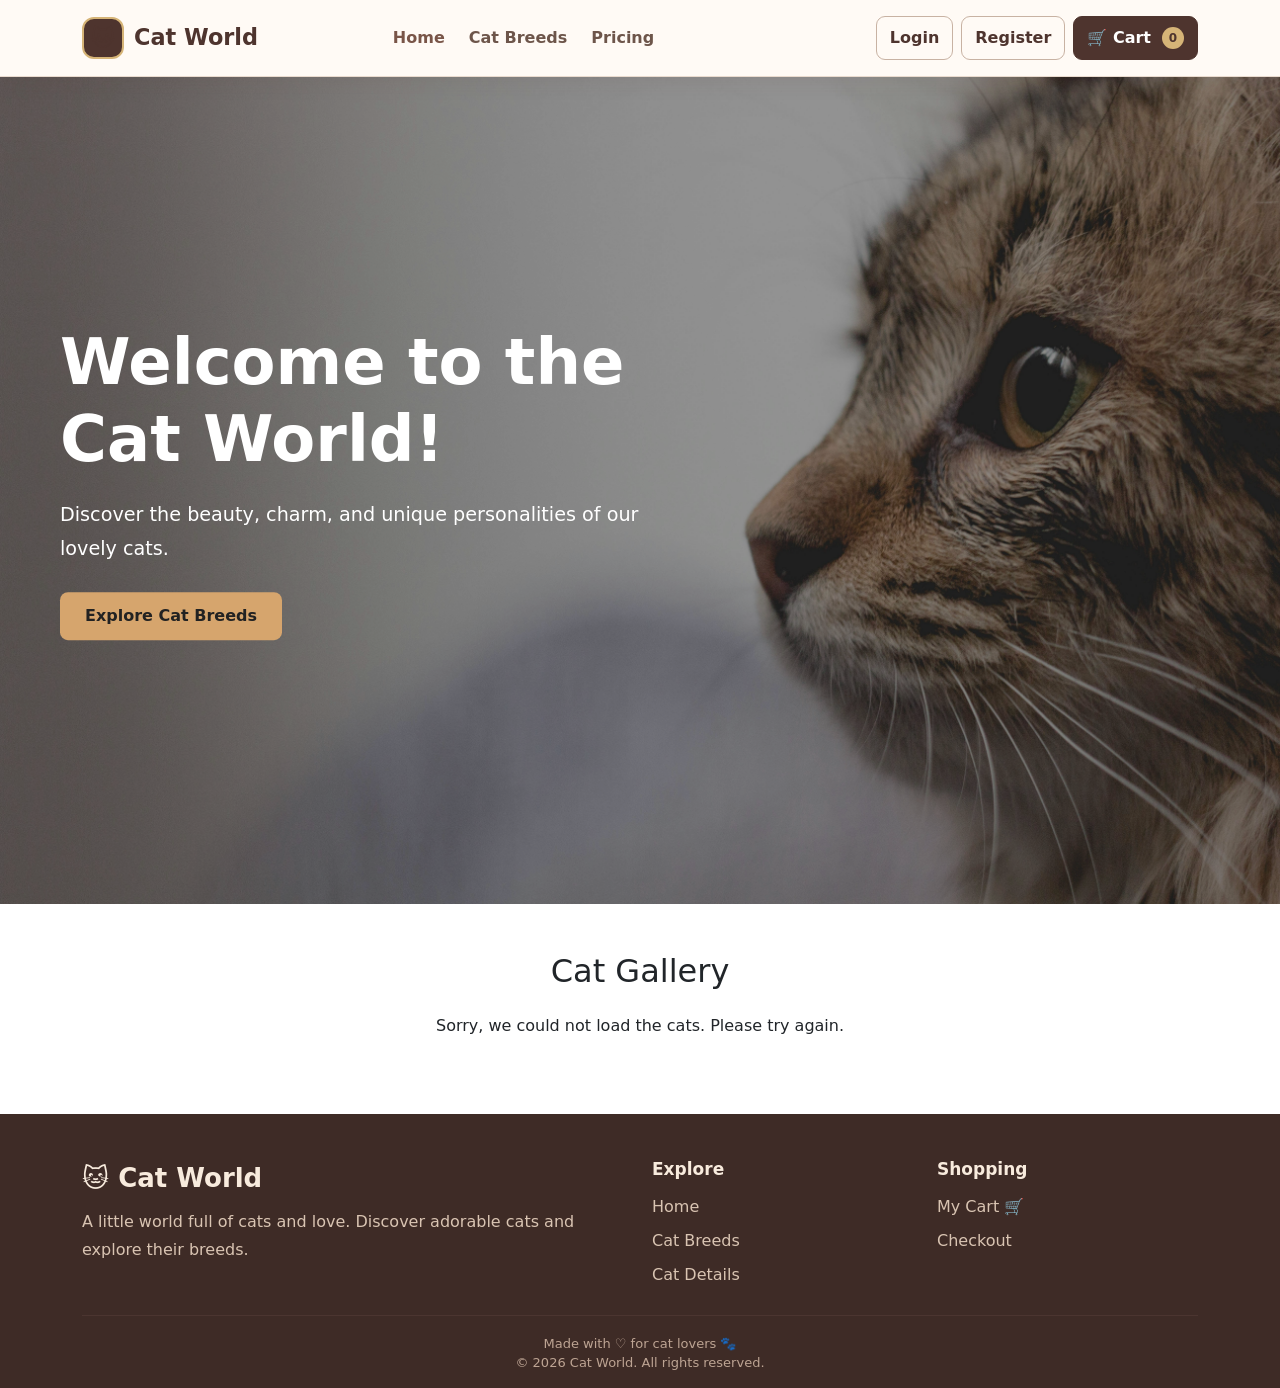
<file: index.html>
<!DOCTYPE html>
<head>
    <meta charset="UTF-8">
    <meta name="viewport" content="width=device-width, initial-scale=1.0">

    <title>Cat World</title>

    <link
        rel="stylesheet"
        href="https://cdn.jsdelivr.net/npm/bootstrap@5.3.8/dist/css/bootstrap.min.css"
    >
    <link rel="stylesheet" href="style.css">
</head>
<script
  src="https://cdn.jsdelivr.net/npm/bootstrap@5.3.8/dist/js/bootstrap.bundle.min.js">
</script>
<body>
  
<nav class="navbar navbar-expand-lg cat-navbar fixed-top">
    <div class="container">

        <!-- Brand -->
        <a class="navbar-brand cat-brand" href="index.html">
            <span class="brand-icon">🐱</span>
            <span>Cat World</span>
        </a>

        <!-- Mobile Menu -->
        <button class="navbar-toggler cat-toggler"
            type="button"
            data-bs-toggle="collapse"
            data-bs-target="#navbarContent"
            aria-controls="navbarContent"
            aria-expanded="false"
            aria-label="Toggle navigation">
            <span class="navbar-toggler-icon"></span>
        </button>

        <!-- Navigation Links -->
        <div class="collapse navbar-collapse" id="navbarContent">

            <ul class="navbar-nav mx-auto mb-2 mb-lg-0">
                <li class="nav-item">
                    <a class="nav-link  active" href="index.html">Home</a>
                </li>

                <li class="nav-item">
                    <a class="nav-link" href="breeds.html">Cat Breeds</a>
                </li>

                <li class="nav-item">
                    <a class="nav-link" href="pricing.html">Pricing</a>
                </li>
            </ul>

            <!-- Login, Register and Cart -->
            <div class="navbar-actions">

                <a href="login.html" class="btn login-btn">
                    Login
                </a>

                <a href="signup.html" class="btn register-btn">
                    Register
                </a>

                <a href="cart.html" class="btn cart-btn">
                    🛒 Cart
                    <span id="cart-count" class="cart-count">0</span>
                </a>

            </div>
        </div>
    </div>
</nav>

<!--\\\\\\\\\\\\\\\\\\\\\\\\\\\\\\\\\\\\\\\\\\\\\\\\\\\\-->

<section class="hero">
    <img
        src="Images/borna-bevanda-w12NAMymqnk-unsplash.jpg"
        alt="Beautiful cat"
        class="hero-image"
    >

    <div class="hero-content">
        <h1>Welcome to the Cat World!</h1>

        <p>
            Discover the beauty, charm, and unique
            personalities of our lovely cats.
        </p>

        <a href="breeds.html" class="hero-btn">
            Explore Cat Breeds
        </a>
    </div>
</section>


<!--\\\\\\\\\\\\\\\\\\\\\\\\\\\\\\\\\\\\\\\\\\\\\\\\\\\\\\\\\\\\-->
<section class="container my-5">
  <h2 class="text-center mb-4">Cat Gallery</h2>
  <div id="cats-container" class="row g-4">
    <p>Loading cats...</p>
  </div>
   <h2 id="breed-name"></h2>
</section>
<!---\\\\\\\\\\\\\\\\\\\\\\\\\\\\\\\\\\\\\\\\\\\\\\\\\\\\\-->

<footer class="site-footer">
    <div class="container">
        <div class="row g-4">

            <div class="col-md-6">
                <a href="index.html" class="footer-brand">
                    🐱 Cat World
                </a>

                <p class="footer-description">
                    A little world full of cats and love.
                    Discover adorable cats and explore their breeds.
                </p>
            </div>

            <div class="col-md-3">
                <h5 class="footer-heading">Explore</h5>

                <div class="footer-links">
                    <a href="index.html">Home</a>
                    <a href="breeds.html">Cat Breeds</a>
                    <a href="details.html">Cat Details</a>
                </div>
            </div>

            <div class="col-md-3">
                <h5 class="footer-heading">Shopping</h5>

                <div class="footer-links">
                    <a href="cart.html">My Cart 🛒</a>
                    <a href="checkout.html">Checkout</a>
                </div>
            </div>

        </div>

        <hr class="footer-divider">

        <div class="footer-bottom">
            Made with ♡ for cat lovers 🐾
            <br>
            © 2026 Cat World. All rights reserved.
        </div>
    </div>
</footer>



<script src="script.js"></script>
</body>
</html>
<!--\\\\\\\\\\\\\\\\\\\\\\\\\\\\\\\\\\\\\\\\\\\\\\\\\\\\\\\\\\\\\\\\-->
</file>
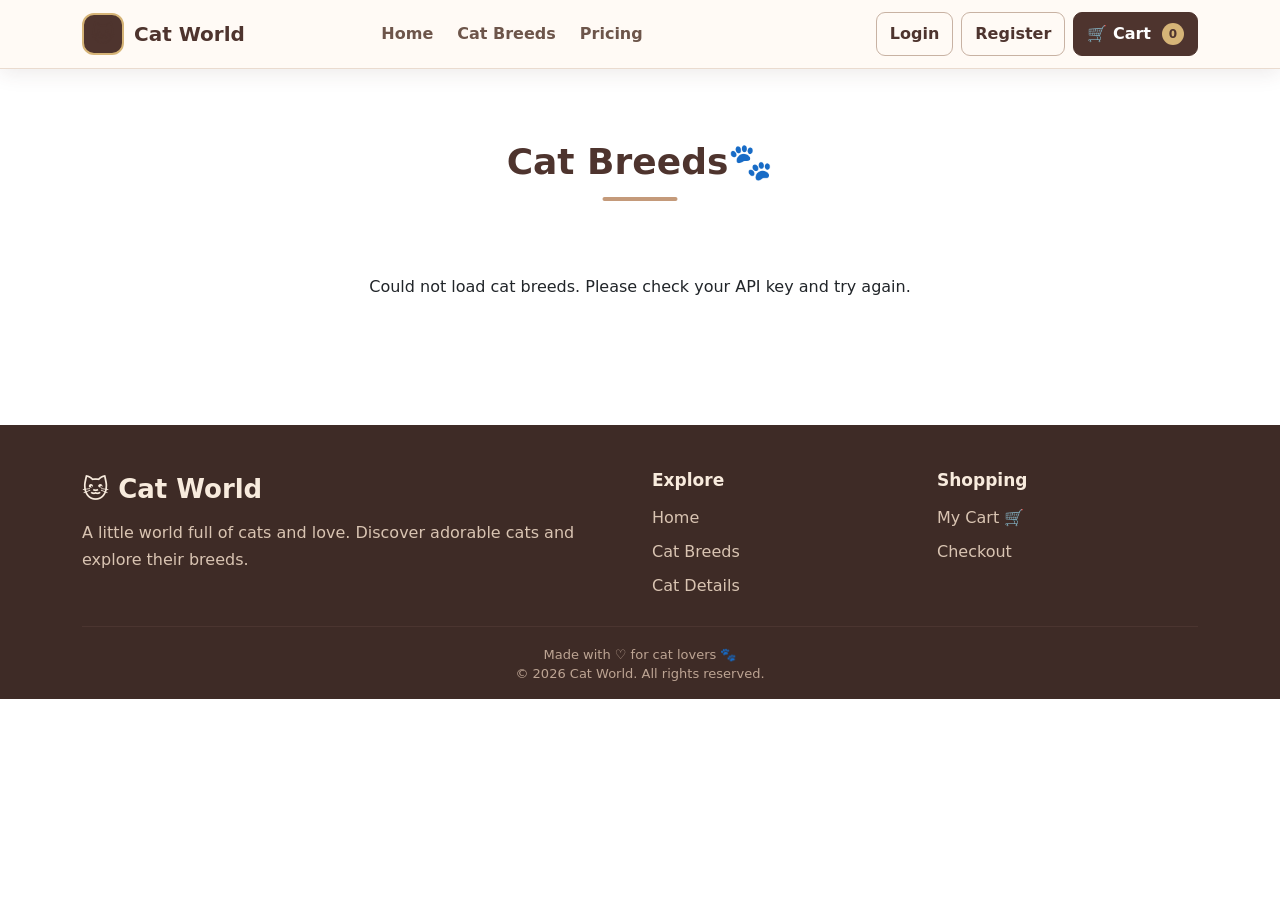
<file: breeds.html>
<head>
    <meta charset="UTF-8">
    <meta name="viewport" content="width=device-width, initial-scale=1.0">

    <title>Cat Breeds</title>

    <link rel="stylesheet" href="style.css">
</head>
<body>
<link
         href=" https://cdn.jsdelivr.net/npm/bootstrap@5.3.8/dist/css/bootstrap.min.css"
        rel="stylesheet"
        
    >
    <!--\\\\\\\\\\\\\\\\\\\\\\\\\\\\\\\\\\\\\\\\\\\\\\\\\\\\\\\\\\\\\\\\\\\\\\\\\\-->
   
<nav class="navbar navbar-expand-lg cat-navbar fixed-top">
    <div class="container">

        <!-- Brand -->
        <a class="navbar-brand cat-brand" href="index.html">
            <span class="brand-icon">🐱</span>
            <span>Cat World</span>
        </a>

        <!-- Mobile Menu -->
        <button class="navbar-toggler cat-toggler"
            type="button"
            data-bs-toggle="collapse"
            data-bs-target="#navbarContent"
            aria-controls="navbarContent"
            aria-expanded="false"
            aria-label="Toggle navigation">
            <span class="navbar-toggler-icon"></span>
        </button>

        <!-- Navigation Links -->
        <div class="collapse navbar-collapse" id="navbarContent">

            <ul class="navbar-nav mx-auto mb-2 mb-lg-0">
                <li class="nav-item">
                    <a class="nav-link" href="index.html">Home</a>
                </li>

                <li class="nav-item">
                    <a class="nav-link  " href="breeds.html">Cat Breeds</a>
                </li>

                <li class="nav-item">
                    <a class="nav-link" href="pricing.html">Pricing</a>
                </li>
            </ul>

            <!-- Login, Register and Cart -->
            <div class="navbar-actions">

                <a href="login.html" class="btn login-btn">
                    Login
                </a>

                <a href="signup.html" class="btn register-btn">
                    Register
                </a>

                <a href="cart.html" class="btn cart-btn">
                    🛒 Cart
                    <span id="cart-count" class="cart-count">0</span>
                </a>

            </div>
        </div>
    </div>
</nav>

<!--\\\\\\\\\\\\\\\\\\\\\\\\\\\\\\\\\\\\\\\\\\\\\\\\\\\\\\\\\\\\\\\\\\\\\\\\\\-->
<section>
  <h2 class="breeds-title">Cat Breeds🐾</h2>
</section>
<!--\\\\\\\\\\\\\\\\\\\\\\\\\\\\\\\\\\\\\\\\\\\\\\\\\\\\\\\-->
<div id="breeds-container" class="row g-4"></div>

<footer class="site-footer">
    <div class="container">
        <div class="row g-4">

            <div class="col-md-6">
                <a href="index.html" class="footer-brand">
                    🐱 Cat World
                </a>

                <p class="footer-description">
                    A little world full of cats and love.
                    Discover adorable cats and explore their breeds.
                </p>
            </div>

            <div class="col-md-3">
                <h5 class="footer-heading">Explore</h5>

                <div class="footer-links">
                    <a href="index.html">Home</a>
                    <a href="breeds.html">Cat Breeds</a>
                    <a href="details.html">Cat Details</a>
                </div>
            </div>

            <div class="col-md-3">
                <h5 class="footer-heading">Shopping</h5>

                <div class="footer-links">
                    <a href="cart.html">My Cart 🛒</a>
                    <a href="checkout.html">Checkout</a>
                </div>
            </div>

        </div>

        <hr class="footer-divider">

        <div class="footer-bottom">
            Made with ♡ for cat lovers 🐾
            <br>
            © 2026 Cat World. All rights reserved.
        </div>
    </div>
</footer>

<script src="script.js"></script>
</body>
</file>
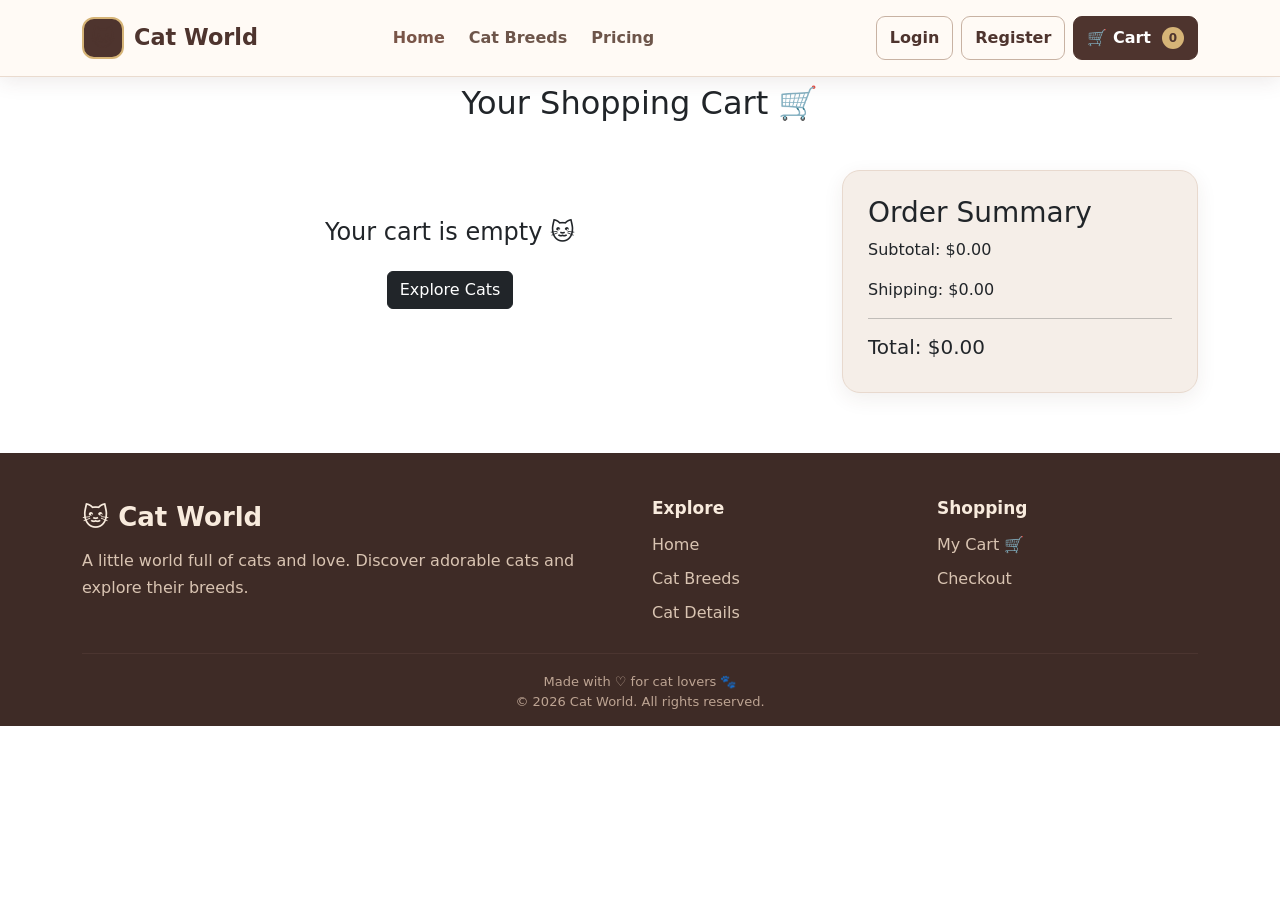
<file: cart.HTML>
<
<!DOCTYPE html>
<html lang="en">
<head>
    <meta charset="UTF-8">
    <meta name="viewport" content="width=device-width, initial-scale=1.0">

    <title>My Cart | Cat World</title>

    <link
        href="https://cdn.jsdelivr.net/npm/bootstrap@5.3.8/dist/css/bootstrap.min.css"
        rel="stylesheet"
    >

    <link rel="stylesheet" href="style.css">
</head>

<body>
   
<nav class="navbar navbar-expand-lg cat-navbar fixed-top">
    <div class="container">

        <!-- Brand -->
        <a class="navbar-brand cat-brand" href="index.html">
            <span class="brand-icon">🐱</span>
            <span>Cat World</span>
        </a>

        <!-- Mobile Menu -->
        <button class="navbar-toggler cat-toggler"
            type="button"
            data-bs-toggle="collapse"
            data-bs-target="#navbarContent"
            aria-controls="navbarContent"
            aria-expanded="false"
            aria-label="Toggle navigation">
            <span class="navbar-toggler-icon"></span>
        </button>

        <!-- Navigation Links -->
        <div class="collapse navbar-collapse" id="navbarContent">

            <ul class="navbar-nav mx-auto mb-2 mb-lg-0">
                <li class="nav-item">
                    <a class="nav-link active" href="index.html">Home</a>
                </li>

                <li class="nav-item">
                    <a class="nav-link" href="breeds.html">Cat Breeds</a>
                </li>

                <li class="nav-item">
                    <a class="nav-link" href="pricing.html">Pricing</a>
                </li>
            </ul>

            <!-- Login, Register and Cart -->
            <div class="navbar-actions">

                <a href="login.html" class="btn login-btn">
                    Login
                </a>

                <a href="signup.html" class="btn register-btn">
                    Register
                </a>

                <a href="cart.html" class="btn cart-btn">
                    🛒 Cart
                    <span id="cart-count" class="cart-count">0</span>
                </a>

            </div>
        </div>
    </div>
</nav>

    <main class="container cart-page">
        <h2 class="text-center mb-5">Your Shopping Cart 🛒</h2>

        <div class="row g-4 align-items-start">
            <!-- Cart products -->
            <div class="col-lg-8">
                <div id="cart-items">
                    <p class="text-center text-secondary">Loading your cart...</p>
                </div>
            </div>

            <!-- Order summary -->
            <div class="col-lg-4">
                <div id="cart-summary" class="cart-summary">
                    <h4 class="mb-4">Order Summary</h4>
                    <p class="text-secondary">Calculating your total...</p>
                </div>
            </div>
        </div>
    </main>

<footer class="site-footer">
    <div class="container">
        <div class="row g-4">

            <div class="col-md-6">
                <a href="index.html" class="footer-brand">
                    🐱 Cat World
                </a>

                <p class="footer-description">
                    A little world full of cats and love.
                    Discover adorable cats and explore their breeds.
                </p>
            </div>

            <div class="col-md-3">
                <h5 class="footer-heading">Explore</h5>

                <div class="footer-links">
                    <a href="index.html">Home</a>
                    <a href="breeds.html">Cat Breeds</a>
                    <a href="details.html">Cat Details</a>
                </div>
            </div>

            <div class="col-md-3">
                <h5 class="footer-heading">Shopping</h5>

                <div class="footer-links">
                    <a href="cart.html">My Cart 🛒</a>
                    <a href="checkout.html">Checkout</a>
                </div>
            </div>

        </div>

        <hr class="footer-divider">

        <div class="footer-bottom">
            Made with ♡ for cat lovers 🐾
            <br>
            © 2026 Cat World. All rights reserved.
        </div>
    </div>
</footer>


    <script src="https://cdn.jsdelivr.net/npm/bootstrap@5.3.8/dist/js/bootstrap.bundle.min.js"></script>
    <script src="script.js"></script>
</body>
</html>
</file>
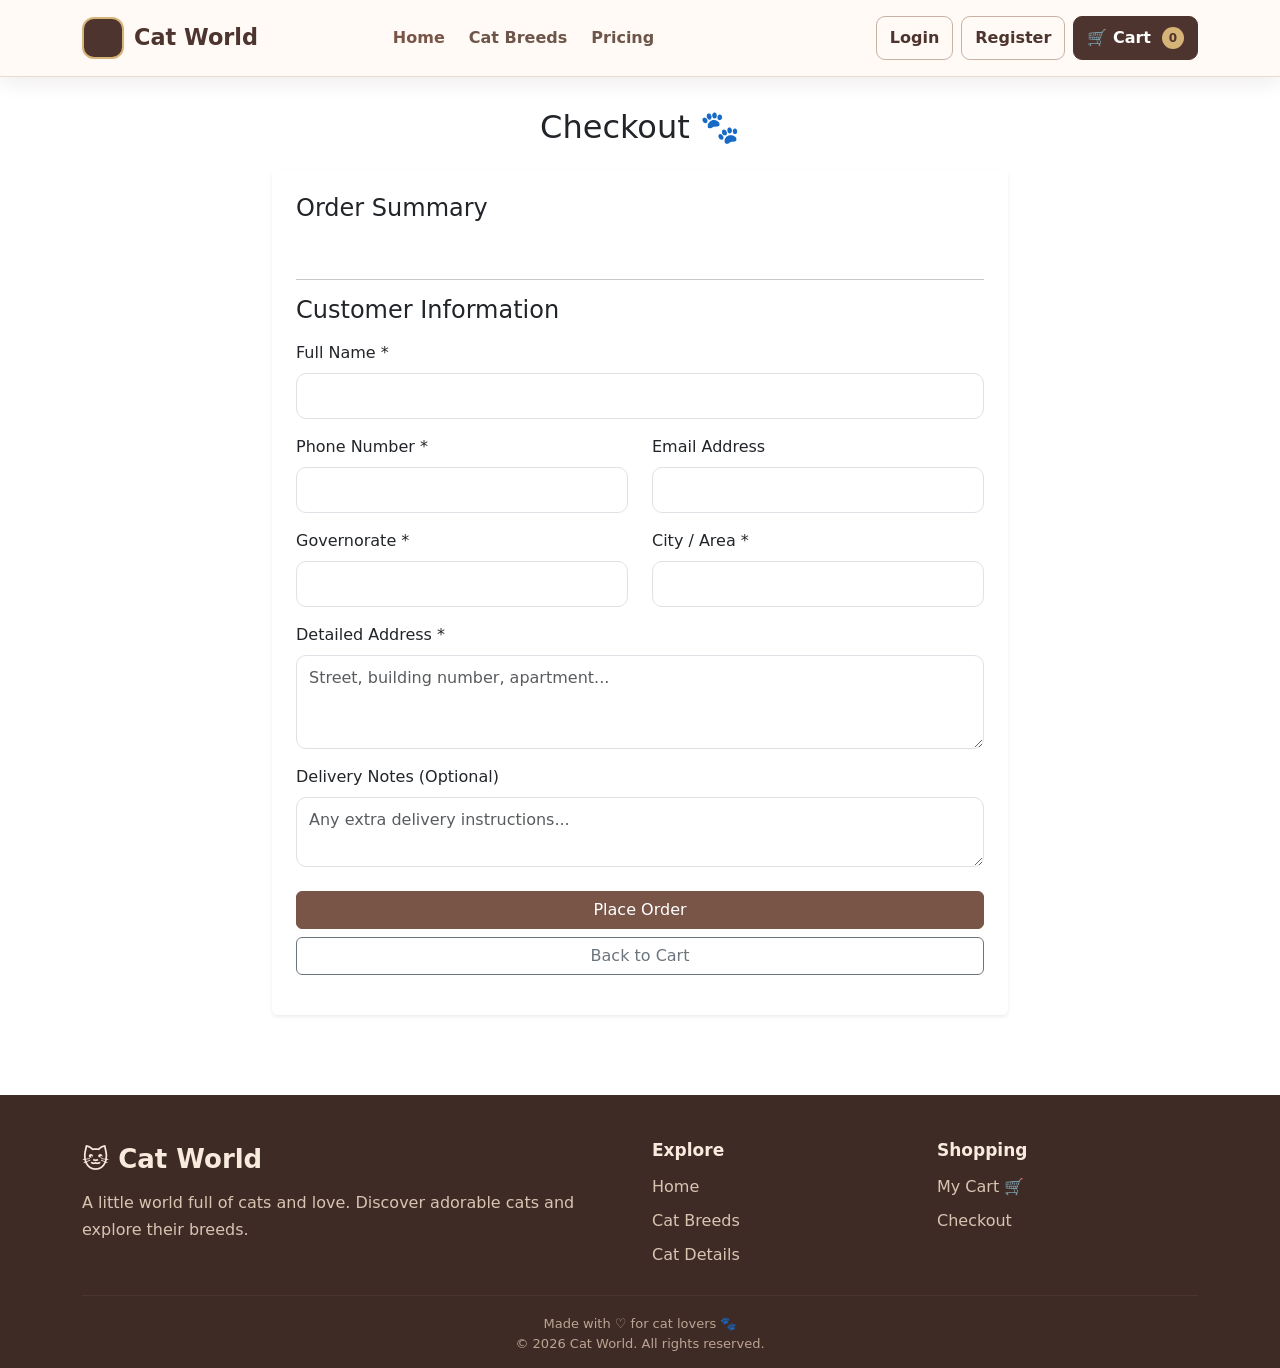
<file: checkout.html>
<!DOCTYPE html>
<html lang="en">
<head>
    <meta charset="UTF-8">
    <meta name="viewport" content="width=device-width, initial-scale=1.0">

    <title>Checkout | Cat World</title>

    <link
        href="https://cdn.jsdelivr.net/npm/bootstrap@5.3.8/dist/css/bootstrap.min.css"
        rel="stylesheet"
    >

    <link rel="stylesheet" href="style.css">
</head>

<body>
   
<nav class="navbar navbar-expand-lg cat-navbar fixed-top">
    <div class="container">

        <!-- Brand -->
        <a class="navbar-brand cat-brand" href="index.html">
            <span class="brand-icon">🐱</span>
            <span>Cat World</span>
        </a>

        <!-- Mobile Menu -->
        <button class="navbar-toggler cat-toggler"
            type="button"
            data-bs-toggle="collapse"
            data-bs-target="#navbarContent"
            aria-controls="navbarContent"
            aria-expanded="false"
            aria-label="Toggle navigation">
            <span class="navbar-toggler-icon"></span>
        </button>

        <!-- Navigation Links -->
        <div class="collapse navbar-collapse" id="navbarContent">

            <ul class="navbar-nav mx-auto mb-2 mb-lg-0">
                <li class="nav-item">
                    <a class="nav-link active" href="index.html">Home</a>
                </li>

                <li class="nav-item">
                    <a class="nav-link" href="breeds.html">Cat Breeds</a>
                </li>

                <li class="nav-item">
                    <a class="nav-link" href="index.html#pricing">Pricing</a>
                </li>
            </ul>

            <!-- Login, Register and Cart -->
            <div class="navbar-actions">

                <a href="login.html" class="btn login-btn">
                    Login
                </a>

                <a href="signup.html" class="btn register-btn">
                    Register
                </a>

                <a href="cart.html" class="btn cart-btn">
                    🛒 Cart
                    <span id="cart-count" class="cart-count">0</span>
                </a>

            </div>
        </div>
    </div>
</nav>


    <main class="container my-5">
        <h2 class="text-center mb-4">Checkout 🐾</h2>

        <div class="row justify-content-center">
            <div class="col-lg-8">
                <div class="card shadow-sm border-0 p-4">
                    <h4 class="mb-3">Order Summary</h4>
                    <div id="checkout-items" class="mb-4"></div>

                    <hr>

                    <h4 class="mb-3">Customer Information</h4>

                    <form id="checkout-form">
                        <div class="mb-3">
                            <label for="fullName" class="form-label">
                                Full Name *
                            </label>

                            <input
                                type="text"
                                class="form-control"
                                id="fullName"
                                name="fullName"
                                autocomplete="name"
                                required
                            >
                        </div>

                        <div class="row">
                            <div class="col-md-6 mb-3">
                                <label for="phone" class="form-label">
                                    Phone Number *
                                </label>

                                <input
                                    type="tel"
                                    class="form-control"
                                    id="phone"
                                    name="phone"
                                    autocomplete="tel"
                                    required
                                >
                            </div>

                            <div class="col-md-6 mb-3">
                                <label for="email" class="form-label">
                                    Email Address
                                </label>

                                <input
                                    type="email"
                                    class="form-control"
                                    id="email"
                                    name="email"
                                    autocomplete="email"
                                >
                            </div>
                        </div>

                        <div class="row">
                            <div class="col-md-6 mb-3">
                                <label for="governorate" class="form-label">
                                    Governorate *
                                </label>

                                <input
                                    type="text"
                                    class="form-control"
                                    id="governorate"
                                    name="governorate"
                                    autocomplete="address-level1"
                                    required
                                >
                            </div>

                            <div class="col-md-6 mb-3">
                                <label for="city" class="form-label">
                                    City / Area *
                                </label>

                                <input
                                    type="text"
                                    class="form-control"
                                    id="city"
                                    name="city"
                                    autocomplete="address-level2"
                                    required
                                >
                            </div>
                        </div>

                        <div class="mb-3">
                            <label for="address" class="form-label">
                                Detailed Address *
                            </label>

                            <textarea
                                class="form-control"
                                id="address"
                                name="address"
                                rows="3"
                                placeholder="Street, building number, apartment..."
                                autocomplete="street-address"
                                required
                            ></textarea>
                        </div>

                        <div class="mb-4">
                            <label for="notes" class="form-label">
                                Delivery Notes (Optional)
                            </label>

                            <textarea
                                class="form-control"
                                id="notes"
                                name="notes"
                                rows="2"
                                placeholder="Any extra delivery instructions..."
                            ></textarea>
                        </div>

                        <button
                            type="submit"
                            class="btn btn-dark w-100"
                        >
                            Place Order
                        </button>

                        <a
                            href="cart.html"
                            class="btn btn-outline-secondary w-100 mt-2"
                        >
                            Back to Cart
                        </a>
                    </form>

                    <div
                        id="order-message"
                        class="mt-3"
                        role="status"
                        aria-live="polite"
                    ></div>
                </div>
            </div>
        </div>
    </main>
    
<footer class="site-footer">
    <div class="container">
        <div class="row g-4">

            <div class="col-md-6">
                <a href="index.html" class="footer-brand">
                    🐱 Cat World
                </a>

                <p class="footer-description">
                    A little world full of cats and love.
                    Discover adorable cats and explore their breeds.
                </p>
            </div>

            <div class="col-md-3">
                <h5 class="footer-heading">Explore</h5>

                <div class="footer-links">
                    <a href="index.html">Home</a>
                    <a href="breeds.html">Cat Breeds</a>
                    <a href="details.html">Cat Details</a>
                </div>
            </div>

            <div class="col-md-3">
                <h5 class="footer-heading">Shopping</h5>

                <div class="footer-links">
                    <a href="cart.html">My Cart 🛒</a>
                    <a href="checkout.html">Checkout</a>
                </div>
            </div>

        </div>

        <hr class="footer-divider">

        <div class="footer-bottom">
            Made with ♡ for cat lovers 🐾
            <br>
            © 2026 Cat World. All rights reserved.
        </div>
    </div>
</footer>


    <script src="https://cdn.jsdelivr.net/npm/bootstrap@5.3.8/dist/js/bootstrap.bundle.min.js"></script>
    <script src="script.js"></script>
</body>
</html>
</file>
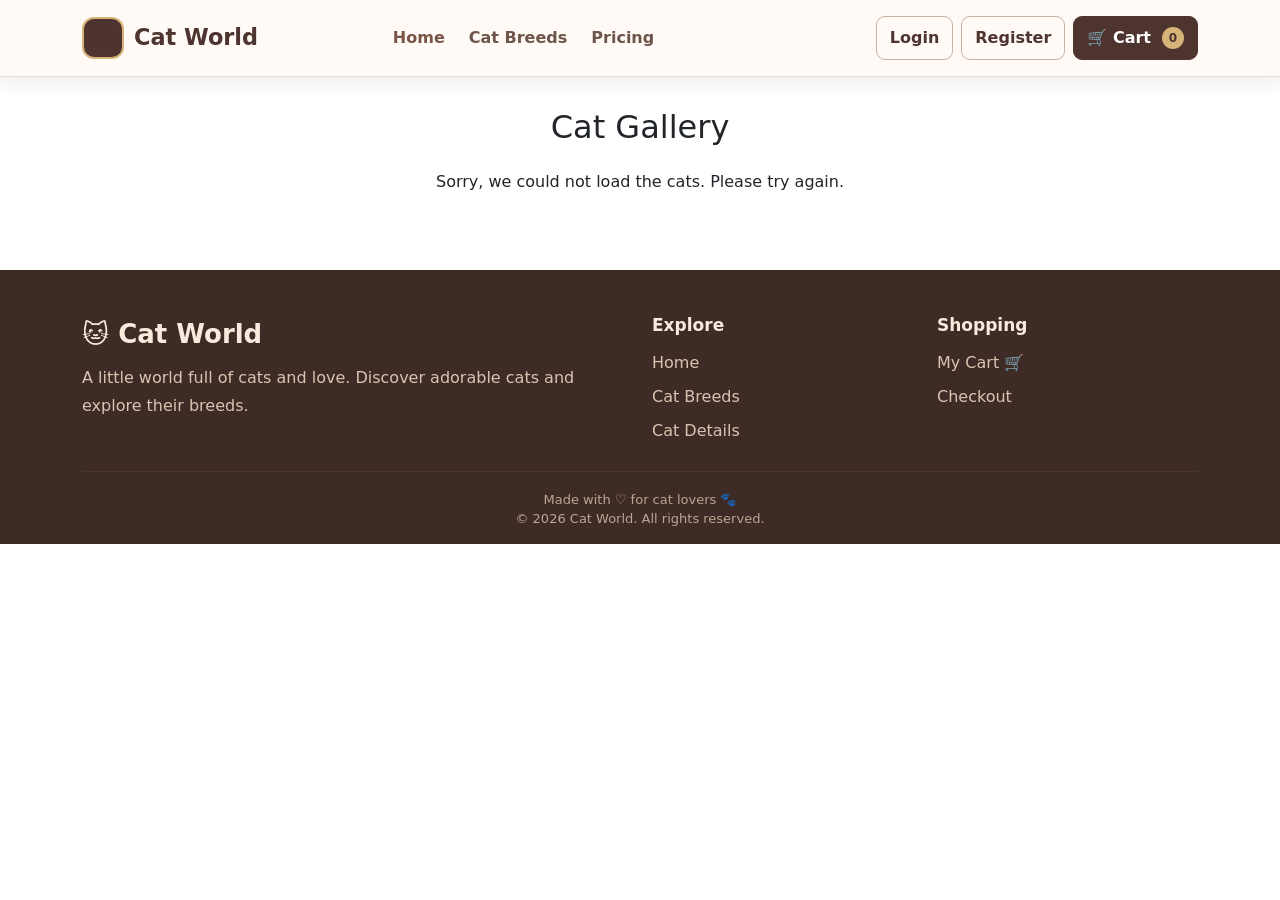
<file: details.html>
<!DOCTYPE html>
<html lang="en">
<head>
    <meta charset="UTF-8">
    <meta name="viewport" content="width=device-width, initial-scale=1.0">

    <title>Cat Gallery</title>

    <link
        href="https://cdn.jsdelivr.net/npm/bootstrap@5.3.8/dist/css/bootstrap.min.css"
        rel="stylesheet"
    >

    <link rel="stylesheet" href="style.css">
</head>

<body>

    <!-- Navbar -->
   
<nav class="navbar navbar-expand-lg cat-navbar fixed-top">
    <div class="container">

        <!-- Brand -->
        <a class="navbar-brand cat-brand" href="index.html">
            <span class="brand-icon">🐱</span>
            <span>Cat World</span>
        </a>

        <!-- Mobile Menu -->
        <button class="navbar-toggler cat-toggler"
            type="button"
            data-bs-toggle="collapse"
            data-bs-target="#navbarContent"
            aria-controls="navbarContent"
            aria-expanded="false"
            aria-label="Toggle navigation">
            <span class="navbar-toggler-icon"></span>
        </button>

        <!-- Navigation Links -->
        <div class="collapse navbar-collapse" id="navbarContent">

            <ul class="navbar-nav mx-auto mb-2 mb-lg-0">
                <li class="nav-item">
                    <a class="nav-link active" href="index.html">Home</a>
                </li>

                <li class="nav-item">
                    <a class="nav-link" href="breeds.html">Cat Breeds</a>
                </li>

                <li class="nav-item">
                    <a class="nav-link" href="index.html#pricing">Pricing</a>
                </li>
            </ul>

            <!-- Login, Register and Cart -->
            <div class="navbar-actions">

                <a href="login.html" class="btn login-btn">
                    Login
                </a>

                <a href="signup.html" class="btn register-btn">
                    Register
                </a>

                <a href="cart.html" class="btn cart-btn">
                    🛒 Cart
                    <span id="cart-count" class="cart-count">0</span>
                </a>

            </div>
        </div>
    </div>
</nav>

    <!-- Cat Cards -->
    <main class="container my-5">
        <h2 class="text-center mb-4">Cat Gallery</h2>

        <div id="cats-container" class="row g-4">
            <p class="text-center">Loading cats...</p>
        </div>
    </main>
    
<footer class="site-footer">
    <div class="container">
        <div class="row g-4">

            <div class="col-md-6">
                <a href="index.html" class="footer-brand">
                    🐱 Cat World
                </a>

                <p class="footer-description">
                    A little world full of cats and love.
                    Discover adorable cats and explore their breeds.
                </p>
            </div>

            <div class="col-md-3">
                <h5 class="footer-heading">Explore</h5>

                <div class="footer-links">
                    <a href="index.html">Home</a>
                    <a href="breeds.html">Cat Breeds</a>
                    <a href="details.html">Cat Details</a>
                </div>
            </div>

            <div class="col-md-3">
                <h5 class="footer-heading">Shopping</h5>

                <div class="footer-links">
                    <a href="cart.html">My Cart 🛒</a>
                    <a href="checkout.html">Checkout</a>
                </div>
            </div>

        </div>

        <hr class="footer-divider">

        <div class="footer-bottom">
            Made with ♡ for cat lovers 🐾
            <br>
            © 2026 Cat World. All rights reserved.
        </div>
    </div>
</footer>


    <script
        src="https://cdn.jsdelivr.net/npm/bootstrap@5.3.8/dist/js/bootstrap.bundle.min.js">
    </script>

    <script src="script.js"></script>

</body>
</html>
</file>
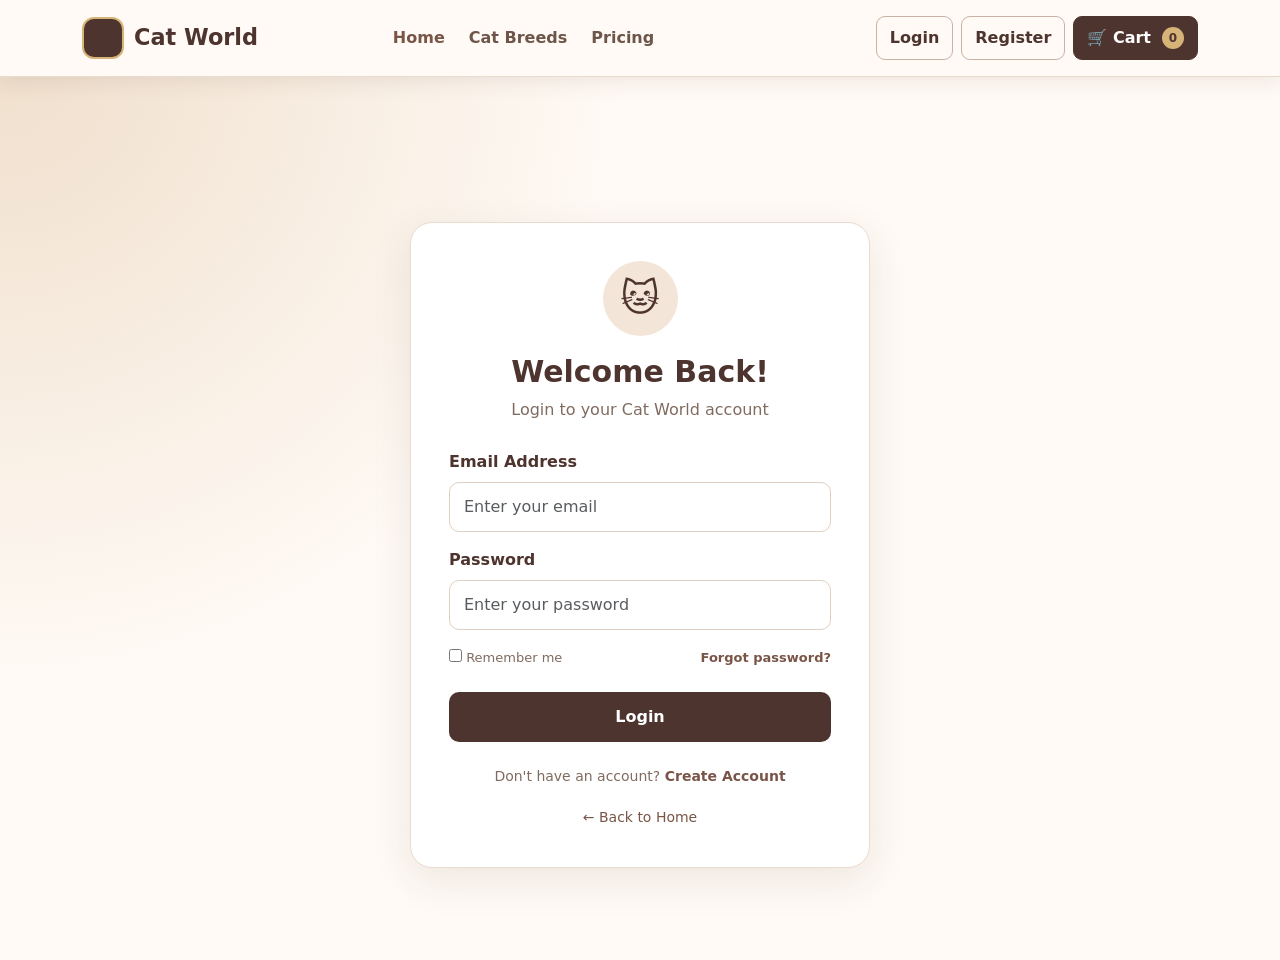
<file: login.html>
<!DOCTYPE html>
<html lang="en">
<head>
    <meta charset="UTF-8">
    <meta name="viewport" content="width=device-width, initial-scale=1.0">

    <title>Login | Cat World</title>

    <link
        href="https://cdn.jsdelivr.net/npm/bootstrap@5.3.8/dist/css/bootstrap.min.css"
        rel="stylesheet"
    >

    <link rel="stylesheet" href="style.css">
</head>

<body class="login-page">

    <!-- Navbar -->
      
<nav class="navbar navbar-expand-lg cat-navbar fixed-top">
    <div class="container">

        <!-- Brand -->
        <a class="navbar-brand cat-brand" href="index.html">
            <span class="brand-icon">🐱</span>
            <span>Cat World</span>
        </a>

        <!-- Mobile Menu -->
        <button class="navbar-toggler cat-toggler"
            type="button"
            data-bs-toggle="collapse"
            data-bs-target="#navbarContent"
            aria-controls="navbarContent"
            aria-expanded="false"
            aria-label="Toggle navigation">
            <span class="navbar-toggler-icon"></span>
        </button>

        <!-- Navigation Links -->
        <div class="collapse navbar-collapse" id="navbarContent">

            <ul class="navbar-nav mx-auto mb-2 mb-lg-0">
                <li class="nav-item">
                    <a class="nav-link active" href="index.html">Home</a>
                </li>

                <li class="nav-item">
                    <a class="nav-link" href="breeds.html">Cat Breeds</a>
                </li>

                <li class="nav-item">
                    <a class="nav-link" href="index.html#pricing">Pricing</a>
                </li>
            </ul>

            <!-- Login, Register and Cart -->
            <div class="navbar-actions">

                <a href="login.html" class="btn login-btn">
                    Login
                </a>

                <a href="signup.html" class="btn register-btn">
                    Register
                </a>

                <a href="cart.html" class="btn cart-btn">
                    🛒 Cart
                    <span id="cart-count" class="cart-count">0</span>
                </a>

            </div>
        </div>
    </div>
</nav>


    <!-- Login Section -->
    <main class="login-section">

        <div class="login-card">

            <div class="login-icon">🐱</div>

            <h1>Welcome Back!</h1>

            <p class="login-subtitle">
                Login to your Cat World account
            </p>

            <form id="login-form">

                <div class="mb-3 text-start">
                    <label for="login-email" class="form-label">
                        Email Address
                    </label>

                    <input
                        type="email"
                        class="form-control"
                        id="login-email"
                        placeholder="Enter your email"
                        required
                    >
                </div>

                <div class="mb-3 text-start">
                    <label for="login-password" class="form-label">
                        Password
                    </label>

                    <input
                        type="password"
                        class="form-control"
                        id="login-password"
                        placeholder="Enter your password"
                        required
                        minlength="6"
                    >
                </div>

                <div class="login-options">
                    <label>
                        <input type="checkbox" id="remember-me">
                        Remember me
                    </label>

                    <a href="#" id="forgot-password">
                        Forgot password?
                    </a>
                </div>

                <button type="submit" class="login-submit-btn">
                    Login
                </button>

                <p id="login-message" class="login-message"></p>

            </form>

            <div class="login-footer">
                Don't have an account?
                <a href="signup.html">Create Account</a>
            </div>

            <a href="index.html" class="back-home">
                ← Back to Home
            </a>

        </div>

    </main>

    <script src="https://cdn.jsdelivr.net/npm/bootstrap@5.3.8/dist/js/bootstrap.bundle.min.js"></script>
    <script src="script.js"></script>

</body>
</html>
</file>
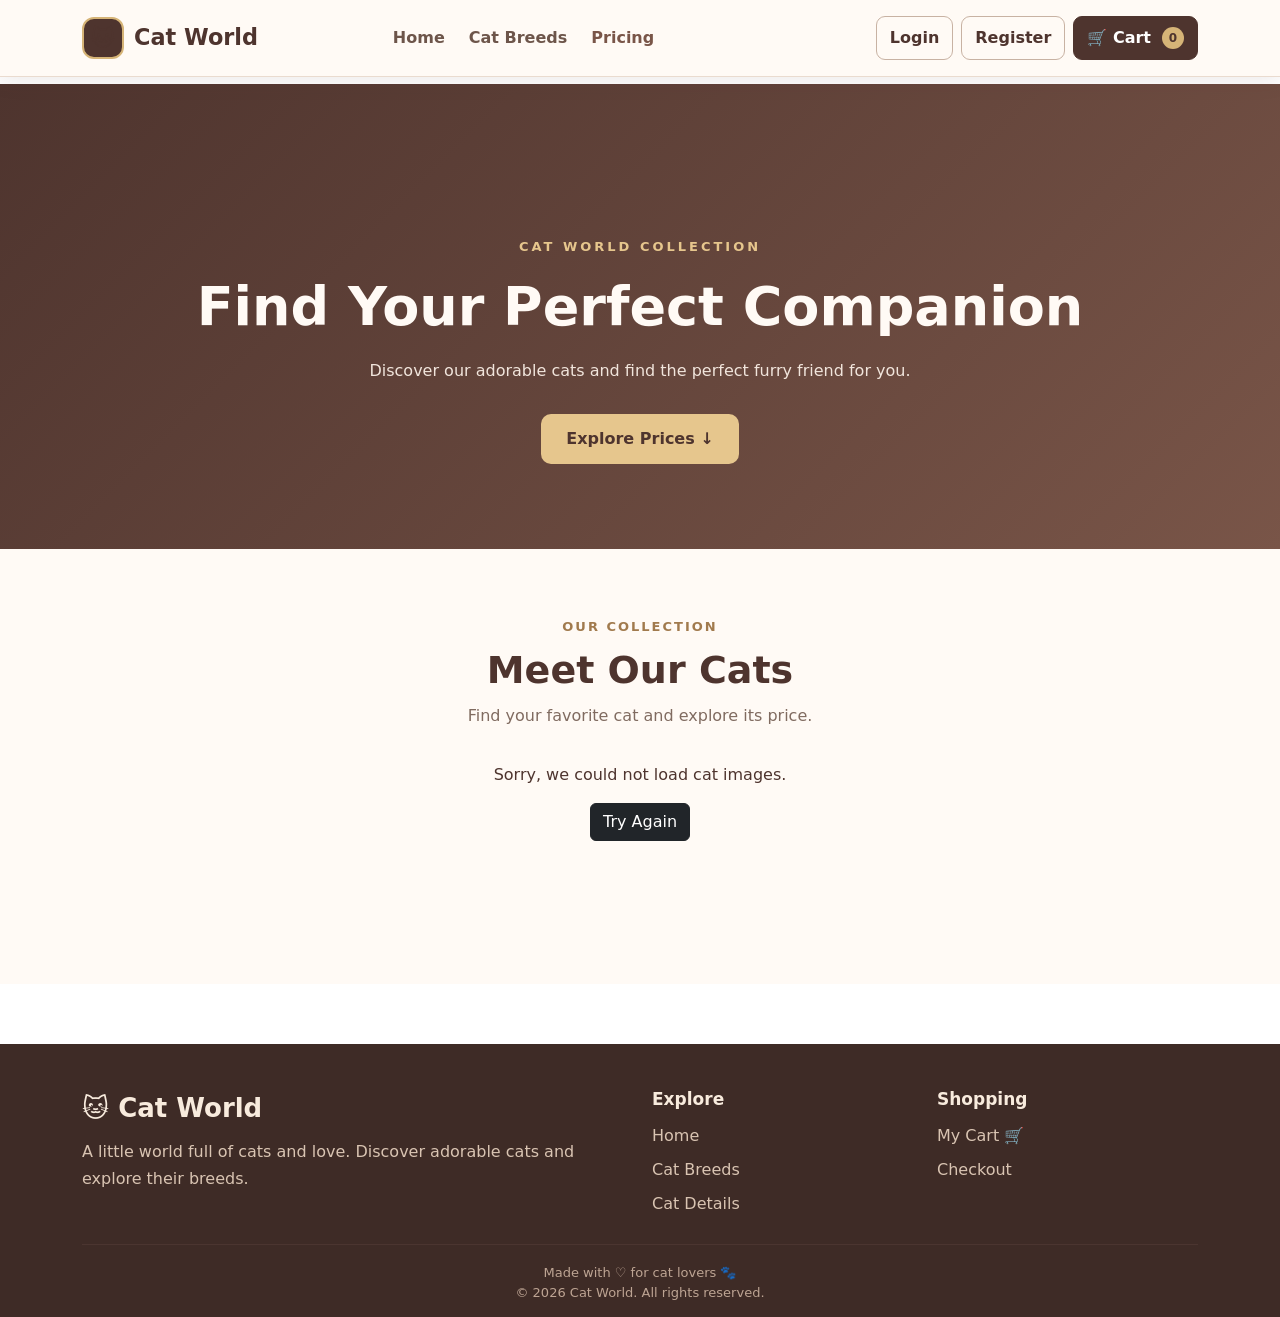
<file: pricing.html>
<!DOCTYPE html>
<html lang="en">
<head>
    <meta charset="UTF-8">
    <meta name="viewport" content="width=device-width, initial-scale=1.0">

    <title>Pricing | Cat World</title>


    <link
        href="https://cdn.jsdelivr.net/npm/bootstrap@5.3.8/dist/css/bootstrap.min.css"
        rel="stylesheet";
        >
        <link rel="stylesheet" href="style.css">"
</head>
<body>

     
<nav class="navbar navbar-expand-lg cat-navbar fixed-top">
    <div class="container">

        <!-- Brand -->
        <a class="navbar-brand cat-brand" href="index.html">
            <span class="brand-icon">🐱</span>
            <span>Cat World</span>
        </a>

        <!-- Mobile Menu -->
        <button class="navbar-toggler cat-toggler"
            type="button"
            data-bs-toggle="collapse"
            data-bs-target="#navbarContent"
            aria-controls="navbarContent"
            aria-expanded="false"
            aria-label="Toggle navigation">
            <span class="navbar-toggler-icon"></span>
        </button>

        <!-- Navigation Links -->
        <div class="collapse navbar-collapse" id="navbarContent">

            <ul class="navbar-nav mx-auto mb-2 mb-lg-0">
                <li class="nav-item">
                    <a class="nav-link" href="index.html">Home</a>
                </li>

                <li class="nav-item">
                    <a class="nav-link  " href="breeds.html">Cat Breeds</a>
                </li>

                <li class="nav-item">
                    <a class="nav-link  active" href="pricing.html">Pricing</a>
                </li>
            </ul>

            <!-- Login, Register and Cart -->
            <div class="navbar-actions">

                <a href="login.html" class="btn login-btn">
                    Login
                </a>

                <a href="signup.html" class="btn register-btn">
                    Register
                </a>

                <a href="cart.html" class="btn cart-btn">
                    🛒 Cart
                    <span id="cart-count" class="cart-count">0</span>
                </a>

            </div>
        </div>
    </div>
</nav>

    <main class="pricing-page">
        <section class="pricing-hero">
            <div class="container">
                <span class="pricing-eyebrow">CAT WORLD COLLECTION</span>

                <h1>Find Your Perfect Companion</h1>

                <p>
                    Discover our adorable cats and find the perfect
                    furry friend for you.
                </p>

                <a href="#cat-prices" class="pricing-hero-btn">
                    Explore Prices ↓
                </a>
            </div>
        </section>

        <section class="container pricing-section" id="cat-prices">
            <div class="pricing-heading">
                <span>OUR COLLECTION</span>
                <h2>Meet Our Cats</h2>
                <p>Find your favorite cat and explore its price.</p>
            </div>

            <div id="pricing-cats" class="row g-4">
                <p class="text-center">Loading cat prices...</p>
            </div>
        </section>
    </main>
    
    
<footer class="site-footer">
    <div class="container">
        <div class="row g-4">

            <div class="col-md-6">
                <a href="index.html" class="footer-brand">
                    🐱 Cat World
                </a>

                <p class="footer-description">
                    A little world full of cats and love.
                    Discover adorable cats and explore their breeds.
                </p>
            </div>

            <div class="col-md-3">
                <h5 class="footer-heading">Explore</h5>

                <div class="footer-links">
                    <a href="index.html">Home</a>
                    <a href="breeds.html">Cat Breeds</a>
                    <a href="details.html">Cat Details</a>
                </div>
            </div>

            <div class="col-md-3">
                <h5 class="footer-heading">Shopping</h5>

                <div class="footer-links">
                    <a href="cart.html">My Cart 🛒</a>
                    <a href="checkout.html">Checkout</a>
                </div>
            </div>

        </div>

        <hr class="footer-divider">

        <div class="footer-bottom">
            Made with ♡ for cat lovers 🐾
            <br>
            © 2026 Cat World. All rights reserved.
        </div>
    </div>
</footer>

    <!-- Bootstrap JavaScript -->
  <script src="https://cdn.jsdelivr.net/npm/bootstrap@5.3.8/dist/js/bootstrap.bundle.min.js"></script>
<script src="script.js"></script>
</body>
</body>
</html>
</file>
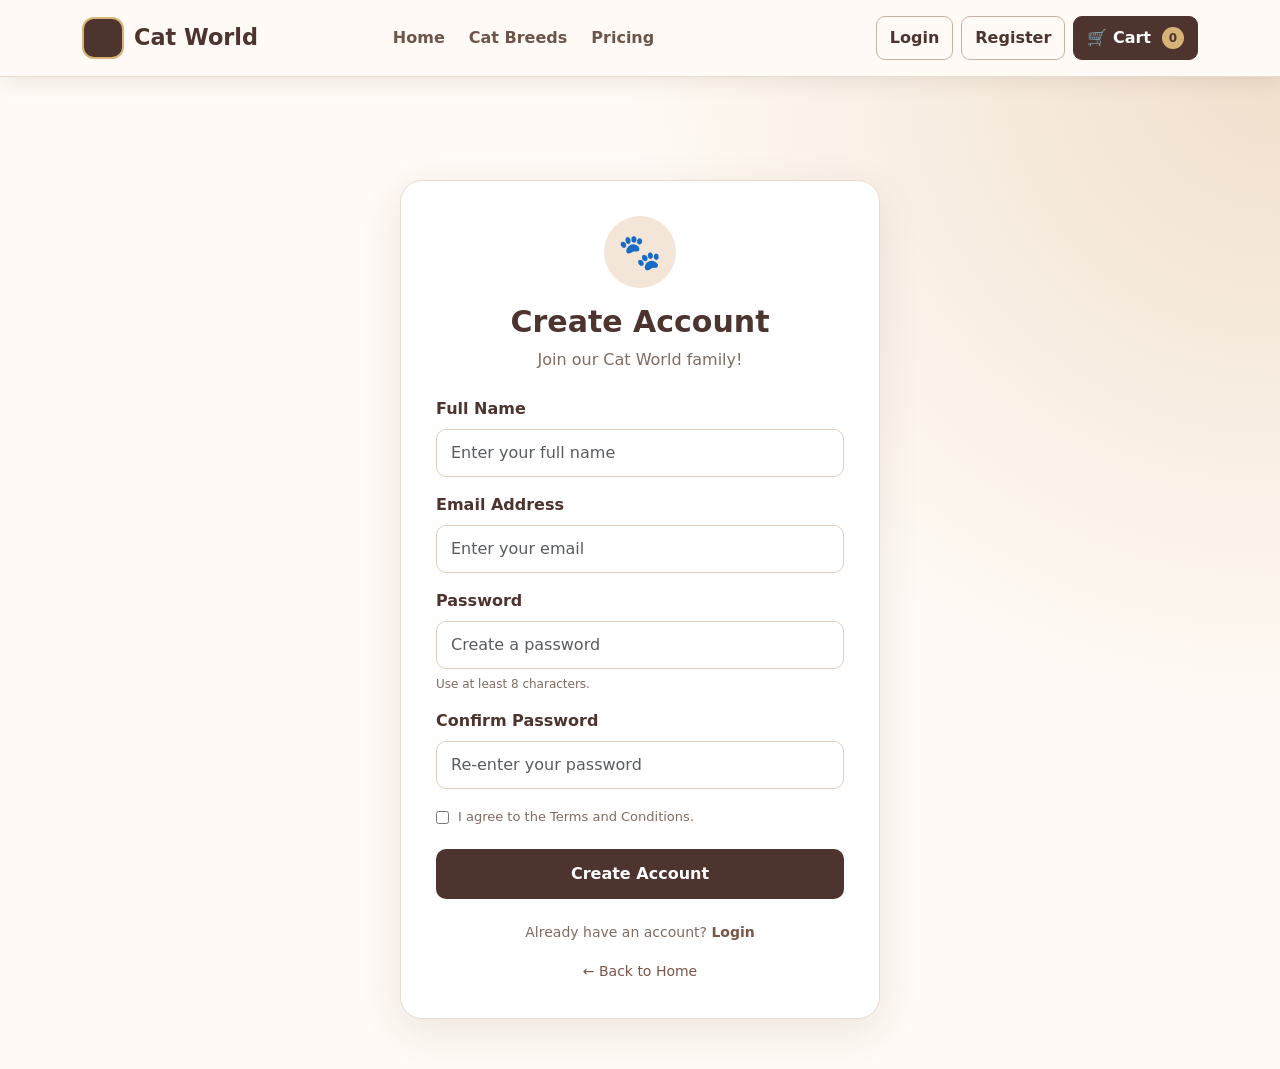
<file: signup.html>
<!DOCTYPE html>
<html lang="en">
<head>
    <meta charset="UTF-8">
    <meta name="viewport" content="width=device-width, initial-scale=1.0">

    <title>Register | Cat World</title>

    <link
        href="https://cdn.jsdelivr.net/npm/bootstrap@5.3.8/dist/css/bootstrap.min.css"
        rel="stylesheet"
    >

    <link rel="stylesheet" href="style.css">
</head>

<body class="register-page">

    <!-- Navbar -->
    <nav class="navbar navbar-expand-lg cat-navbar fixed-top">
        <div class="container">

            <a class="navbar-brand cat-brand" href="index.html">
                <span class="brand-icon">🐱</span>
                <span>Cat World</span>
            </a>

            <button
                class="navbar-toggler cat-toggler"
                type="button"
                data-bs-toggle="collapse"
                data-bs-target="#navbarContent"
                aria-controls="navbarContent"
                aria-expanded="false"
                aria-label="Toggle navigation"
            >
                <span class="navbar-toggler-icon"></span>
            </button>

            <div class="collapse navbar-collapse" id="navbarContent">

                <ul class="navbar-nav mx-auto mb-2 mb-lg-0">
                    <li class="nav-item">
                        <a class="nav-link" href="index.html">Home</a>
                    </li>

                    <li class="nav-item">
                        <a class="nav-link" href="breeds.html">Cat Breeds</a>
                    </li>

                    <li class="nav-item">
                        <a class="nav-link" href="pricing.html">Pricing</a>
                    </li>
                </ul>

                <div class="navbar-actions">
                    <a href="login.html" class="btn login-btn">Login</a>

                    <a href="signup.html" class="btn register-btn active">
                        Register
                    </a>

                    <a href="cart.html" class="btn cart-btn">
                        🛒 Cart
                        <span id="cart-count" class="cart-count">0</span>
                    </a>
                </div>

            </div>
        </div>
    </nav>

    <!-- Register Section -->
    <main class="register-section">

        <div class="register-card">

            <div class="register-icon">🐾</div>

            <h1>Create Account</h1>

            <p class="register-subtitle">
                Join our Cat World family!
            </p>

            <form id="register-form">

                <div class="mb-3 text-start">
                    <label for="register-name" class="form-label">
                        Full Name
                    </label>

                    <input
                        type="text"
                        class="form-control"
                        id="register-name"
                        placeholder="Enter your full name"
                        minlength="2"
                        autocomplete="name"
                        required
                    >
                </div>

                <div class="mb-3 text-start">
                    <label for="register-email" class="form-label">
                        Email Address
                    </label>

                    <input
                        type="email"
                        class="form-control"
                        id="register-email"
                        placeholder="Enter your email"
                        autocomplete="email"
                        required
                    >
                </div>

                <div class="mb-3 text-start">
                    <label for="register-password" class="form-label">
                        Password
                    </label>

                    <input
                        type="password"
                        class="form-control"
                        id="register-password"
                        placeholder="Create a password"
                        minlength="8"
                        autocomplete="new-password"
                        required
                    >

                    <small class="password-hint">
                        Use at least 8 characters.
                    </small>
                </div>

                <div class="mb-3 text-start">
                    <label for="confirm-password" class="form-label">
                        Confirm Password
                    </label>

                    <input
                        type="password"
                        class="form-control"
                        id="confirm-password"
                        placeholder="Re-enter your password"
                        minlength="8"
                        autocomplete="new-password"
                        required
                    >
                </div>

                <div class="register-terms">
                    <input type="checkbox" id="accept-terms" required>

                    <label for="accept-terms">
                        I agree to the Terms and Conditions.
                    </label>
                </div>

                <button type="submit" class="register-submit-btn">
                    Create Account
                </button>

                <p id="register-message" class="register-message"></p>

            </form>

            <div class="register-footer">
                Already have an account?
                <a href="login.html">Login</a>
            </div>

            <a href="index.html" class="register-back-home">
                ← Back to Home
            </a>

        </div>

    </main>

    <script src="https://cdn.jsdelivr.net/npm/bootstrap@5.3.8/dist/js/bootstrap.bundle.min.js"></script>
    <script src="script.js"></script>

</body>
</html>
</file>
<file: style.css>
body {
    padding-top: 56px;
    margin: 0;
}

.hero {
    position: relative;
    width: 100%;
    height: calc(100vh - 56px);
    overflow: hidden;
    margin: 0;
    padding: 0;
}

.hero-image {
    position: absolute;
    inset: 0;
    width: 100%;
    height: 100%;
    object-fit: cover;
    display: block;
}

.hero::after {
    content: "";
    position: absolute;
    inset: 0;
    background: rgba(0, 0, 0, 0.4);
    z-index: 1;
}

.hero-content {
    position: absolute;
    top: 50%;
    left: 60px;
    transform: translateY(-50%);
    max-width: 600px;
    color: white;
    z-index: 2;
}

.hero-content h1 {
    font-size: clamp(2rem, 5vw, 4rem);
    font-weight: bold;
    margin-bottom: 20px;
}

.hero-content p {
    font-size: 1.2rem;
    line-height: 1.8;
    margin-bottom: 25px;
}

.hero-btn {
    display: inline-block;
    background-color: #d6a56d;
    color: #222;
    padding: 12px 25px;
    border-radius: 8px;
    text-decoration: none;
    font-weight: bold;
}
.card {
    margin-bottom: 20px;
}.breed-img {
    width: 100%;
    height: 250px;
    object-fit: cover;
}

.card-body {
    min-height: 220px;
}

.card-title {
    margin-bottom: 15px;
}

.card-text {
    line-height: 1.6;
}

/* Breed cards */
.breed-card {
    border: none;
    border-radius: 16px;
    overflow: hidden;
    background: #fff;
    box-shadow: 0 4px 15px rgba(92, 64, 51, 0.10);
    transition: transform 0.3s ease, box-shadow 0.3s ease;
}

.breed-card:hover {
    transform: translateY(-6px);
    box-shadow: 0 10px 25px rgba(92, 64, 51, 0.18);
}

/* Cat image */
.breed-img {
    width: 100%;
    aspect-ratio: 1 / 1;
    object-fit: cover;
    transition: transform 0.4s ease;
}

.breed-card:hover .breed-img {
    transform: scale(1.03);
}

/* Card text */
.breed-card .card-body {
    padding: 18px;
    display: flex;
    flex-direction: column;
}

.breed-card .card-title {
    color: #5C4033;
    font-size: 21px;
    font-weight: 700;
    margin-bottom: 10px;
}

.breed-card .card-text {
    color: #78695D;
    font-size: 14px;
    line-height: 1.8;
}

/* Quantity controls */
.quantity-control {
    display: flex;
    justify-content: center;
    align-items: center;
    gap: 15px;
    margin: 12px 0;
}

.quantity-btn {
    width: 30px;
    height: 30px;
    border: 1px solid #D8C7B5;
    border-radius: 8px;
    background: #F7F1E8;
    color: #5C4033;
    font-size: 18px;
    cursor: pointer;
    transition: 0.2s;
}

.quantity-btn:hover {
    background: #795548;
    color: white;
}

.quantity {
    color: #5C4033;
    font-weight: 700;
}

/* Add to Cart */
.add-cart-btn {
    width: 100%;
    padding: 10px;
    border: none;
    border-radius: 9px;
    background: #795548;
    color: white;
    font-size: 14px;
    font-weight: 600;
    cursor: pointer;
    transition: background 0.2s ease;
}

.add-cart-btn:hover {
    background: #5C4033;
}

/* Toast notification */

/* Add to Cart Message */
#cart-toast {
    position: fixed;
    top: 85px;
    left: 50%;
    z-index: 99999;

    display: flex;
    align-items: center;
    gap: 8px;

    padding: 10px 16px;
    width: fit-content;
    max-width: 90%;

    background: #ffffff;
    color: #333333;
    font-size: 14px;
    font-weight: 500;
    line-height: 1.3;

    border: 1px solid #eeeeee;
    border-radius: 8px;
    box-shadow: 0 3px 10px rgba(0, 0, 0, 0.12);

    opacity: 0;
    visibility: hidden;
    pointer-events: none;

    transform: translate(-50%, -8px);
    transition: opacity 0.2s ease, transform 0.2s ease,
                visibility 0.2s ease;
}

#cart-toast.show {
    opacity: 1;
    visibility: visible;
    transform: translate(-50%, 0);
}

#cart-toast span:first-child {
    color: #198754;
    font-size: 17px;
    font-weight: bold;
}

#cart-toast span:last-child {
    white-space: nowrap;
}

body {
    padding-top: 60px;
}


/* Cart counter */
.cart-count {
    display: inline-flex;
    align-items: center;
    justify-content: center;
    min-width: 22px;
    height: 22px;
    padding: 0 6px;
    margin-left: 5px;
    border-radius: 50px;
    background-color: #795548;
    color: white;
    font-size: 12px;
    font-weight: 700;
}

/* Cat Gallery */
#cats-container .cat-card {
    height: 100%;
    border: none;
    border-radius: 18px;
    overflow: hidden;
    background-color: #fff;
    box-shadow: 0 4px 15px rgba(0, 0, 0, 0.08);
    transition: transform 0.3s ease, box-shadow 0.3s ease;
}

#cats-container .cat-card:hover {
    transform: translateY(-8px);
    box-shadow: 0 10px 25px rgba(0, 0, 0, 0.15);
}

#cats-container .cat-image {
    width: 100%;
    height: 250px;
    object-fit: cover;
    display: block;
}

#cats-container .card-body {
    padding: 18px;
}

#cats-container .btn {
    border-radius: 10px;
}

/* Cat Gallery */
#cats-container .cat-card {
    border: none;
    border-radius: 18px;
    overflow: hidden;
    background-color: #fff;
    box-shadow: 0 4px 18px rgba(0, 0, 0, 0.08);
    transition: transform 0.3s ease, box-shadow 0.3s ease;
}

#cats-container .cat-card:hover {
    transform: translateY(-8px);
    box-shadow: 0 12px 28px rgba(0, 0, 0, 0.15);
}

#cats-container .cat-image {
    width: 100%;
    height: 250px;
    object-fit: cover;
    display: block;
}

#cats-container .card-body {
    padding: 22px 18px;
}

#cats-container .card-title {
    color: #4e342e;
    font-weight: 700;
    margin-bottom: 12px;
}

#cats-container .card-text {
    color: #777;
    font-size: 14px;
    line-height: 1.7;
    min-height: 48px;
}

#cats-container .btn-dark {
    background-color: #795548;
    border-color: #795548;
    padding: 9px 20px;
    border-radius: 10px;
    transition: background-color 0.3s ease;
}

#cats-container .btn-dark:hover {
    background-color: #5d4037;
    border-color: #5d4037;
}
/* Quantity controls */
.quantity-controls {
    display: flex;
    align-items: center;
    justify-content: center;
    gap: 18px;
    margin: 15px 0;
}

.quantity-btn {
    width: 38px;
    height: 38px;
    border: none;
    border-radius: 10px;
    background-color: #795548;
    color: white;
    font-size: 24px;
    cursor: pointer;
    transition: 0.3s;
}

.quantity-btn:hover {
    background-color: #5d4037;
}

.quantity {
    min-width: 25px;
    font-size: 18px;
    font-weight: bold;
    color: #4e342e;
}

.add-cart-btn {
    width: 100%;
    border-radius: 10px;
    padding: 10px;
    background-color: #795548;
    border-color: #795548;
}

.add-cart-btn:hover {
    background-color: #5d4037;
    border-color: #5d4037;
}


/* Cart and checkout pages */

#cart-items .card {
    border: none;
    border-radius: 14px;
}

#cart-items .card-title,
#checkout-items {
    color: #4e342e;
}

#checkout-form .form-control {
    border-radius: 10px;
    padding: 10px 12px;
}

#checkout-form .form-control:focus {
    border-color: #795548;
    box-shadow: 0 0 0 0.2rem rgba(121, 85, 72, 0.15);
}

#checkout-form .btn-dark,
#cart-summary .btn-dark {
    background-color: #795548;
    border-color: #795548;
}

#checkout-form .btn-dark:hover,
#cart-summary .btn-dark:hover {
    background-color: #5d4037;
    border-color: #5d4037;
}



/* Shopping Cart Page */


.cart-product {
    display: flex;
    align-items: center;
    gap: 18px;
    padding: 18px;
    margin-bottom: 18px;
    background: #fff;
    border: 1px solid #eee4de;
    border-radius: 16px;
    box-shadow: 0 4px 15px rgba(79, 55, 43, 0.06);
}

.cart-product-image {
    width: 115px;
    height: 115px;
    flex-shrink: 0;
    object-fit: cover;
    border-radius: 12px;
}

.cart-product-info {
    flex: 1;
    min-width: 0;
}

.cart-product-info h5 {
    color: #4e342e;
    font-weight: 700;
}

.cart-product-price {
    color: #795548;
    font-size: 17px;
}

.cart-summary {
    position: sticky;
    top: 100px;
    padding: 25px;
    background: #f5eee8;
    border: 1px solid #e8d9ce;
    border-radius: 18px;
    box-shadow: 0 6px 20px rgba(79, 55, 43, 0.08);
}

.cart-summary h4 {
    color: #4e342e;
    font-weight: 700;
}

.summary-row {
    display: flex;
    justify-content: space-between;
    align-items: center;
    gap: 12px;
    margin-bottom: 18px;
    color: #5d4037;
}

.summary-total {
    font-size: 19px;
    font-weight: 700;
    color: #4e342e;
}

.checkout-btn {
    width: 100%;
    margin-top: 12px;
    padding: 12px;
    background: #795548;
    border-color: #795548;
    border-radius: 10px;
    font-weight: 600;
}

.checkout-btn:hover {
    background: #5d4037;
    border-color: #5d4037;
}

.continue-shopping {
    display: block;
    margin-top: 16px;
    color: #795548;
    text-align: center;
    text-decoration: none;
}

.continue-shopping:hover {
    color: #4e342e;
    text-decoration: underline;
}

.empty-cart {
    padding: 40px 20px;
    text-align: center;
    background: #fff;
    border: 1px solid #eee4de;
    border-radius: 16px;
}

@media (max-width: 575px) {
    .cart-product {
        flex-wrap: wrap;
        gap: 12px;
        padding: 14px;
    }

    .cart-product-image {
        width: 85px;
        height: 85px;
    }

    .cart-product-info {
        flex-basis: calc(100% - 105px);
    }

    .cart-product > .btn {
        margin-left: auto;
    }

    .cart-summary {
        position: static;
    }
}

.breed-price {
    color: #795548;
    font-size: 20px;
    font-weight: bold;
    margin: 15px 0;
}

/* ===== Cat Breeds Page ===== */

#breeds-container {
    max-width: 1200px;
    margin: 0 auto;
    padding: 20px 12px 50px;
}

/* Center the breed cards */
#breeds-container > div {
    display: flex;
    justify-content: center;
}

/* Breed Card */
.breed-card {
    width: 100%;
    max-width: 350px;
    margin: 0 auto;
    overflow: hidden;
    background-color: #fffaf5;
    border: 1px solid #eadbcf;
    border-radius: 18px;
    box-shadow: 0 5px 18px rgba(78, 52, 46, 0.08);
    transition: transform 0.3s ease, box-shadow 0.3s ease;
}

/* Hover Effect */
.breed-card:hover {
    transform: translateY(-7px);
    box-shadow: 0 12px 28px rgba(78, 52, 46, 0.16);
}

/* Same image size for every breed */
.breed-img {
    width: 100%;
    height: 240px;
    object-fit: cover;
    background-color: #f1e6dc;
}

/* Card Content */
.breed-card .card-body {
    display: flex;
    flex-direction: column;
    align-items: center;
    padding: 22px 18px;
}

.breed-card .card-title {
    color: #4e342e;
    font-size: 21px;
    font-weight: 700;
    margin-bottom: 12px;
}

.breed-card .card-text {
    color: #78665d;
    font-size: 14px;
    line-height: 1.7;
    min-height: 95px;
}

/* Price */
.breed-card .breed-price {
    color: #795548;
    background-color: #f2e5d9;
    border-radius: 20px;
    padding: 7px 18px;
    font-size: 18px;
    font-weight: 700;
    margin: 12px 0 18px;
}

/* Quantity Controls */
.breed-card .quantity-controls {
    display: flex;
    align-items: center;
    justify-content: center;
    gap: 18px;
    margin-bottom: 18px;
}

.breed-card .quantity-btn {
    width: 34px;
    height: 34px;
    border: none;
    border-radius: 50%;
    background-color: #e8d5c4;
    color: #4e342e;
    font-size: 20px;
    cursor: pointer;
    transition: background-color 0.2s ease;
}

.breed-card .quantity-btn:hover {
    background-color: #d3b49b;
}

.breed-card .quantity {
    color: #4e342e;
    font-weight: 700;
    min-width: 18px;
    text-align: center;
}

/* Add to Cart Button */
.breed-card .add-cart-btn {
    width: 100%;
    max-width: 230px;
    padding: 10px 16px;
    background-color: #795548;
    border-color: #795548;
    border-radius: 10px;
    font-weight: 600;
    transition: background-color 0.2s ease;
}

.breed-card .add-cart-btn:hover {
    background-color: #5d4037;
    border-color: #5d4037;
}

@media (max-width: 576px) {
    #breeds-container {
        padding-left: 18px;
        padding-right: 18px;
    }

    .breed-card {
        max-width: 380px;
    }

    .breed-img {
        height: 220px;
    }
}

/* Cat Breeds Page Title */

.breeds-title {
    text-align: center;
    color: #4e342e;
    font-size: 36px;
    font-weight: 700;
    margin: 0 auto 50px;
    position: relative;
    width: fit-content;
    padding-bottom: 18px;
}

.breeds-title::after {
    content: "";
    position: absolute;
    width: 75px;
    height: 4px;
    background-color: #c49a7a;
    border-radius: 10px;
    bottom: 0;
    left: 50%;
    transform: translateX(-50%);
}

@media (max-width: 576px) {
    .breeds-title {
        font-size: 29px;
    }
}

/* ===== Cat World Footer ===== */

.site-footer {
    background-color: #3e2b26;
    color: #f8ebdd;
    padding: 45px 0 15px;
    margin-top: 60px;
}

.footer-brand {
    color: #f8ebdd;
    font-size: 26px;
    font-weight: 700;
    text-decoration: none;
}

.footer-description {
    color: #d9c4b2;
    margin-top: 10px;
    line-height: 1.7;
}

.footer-heading {
    color: #f8ebdd;
    font-size: 17px;
    font-weight: 700;
    margin-bottom: 15px;
}

.footer-links {
    display: flex;
    flex-direction: column;
    gap: 10px;
}

.footer-links a {
    color: #d9c4b2;
    text-decoration: none;
    transition: color 0.2s ease;
}

.footer-links a:hover {
    color: #ffffff;
}

.footer-divider {
    border-color: #70564b;
    margin: 28px 0 18px;
}

.footer-bottom {
    color: #bda493;
    font-size: 13px;
    text-align: center;
}

@media (max-width: 767px) {
    .site-footer {
        text-align: center;
        padding-top: 35px;
    }

    .footer-links {
        align-items: center;
    }
}

#cats-pagination .page-link {
    color: #795548;
    background-color: #fffaf5;
    border-color: #eadbcf;
    padding: 10px 18px;
    font-weight: 600;
    box-shadow: none;
}

#cats-pagination .page-item.active .page-link {
    color: #fff;
    background-color: #795548;
    border-color: #795548;
}

#cats-pagination .page-link:hover {
    color: #4e342e;
    background-color: #eadbcf;
    border-color: #d3b49b;
}

#cats-pagination .page-link:focus {
    box-shadow: 0 0 0 0.2rem rgba(121, 85, 72, 0.2);
}

/* =========================
   CAT BREEDS PAGE
========================= */

#breeds-container {
    margin-top: 30px;
    align-items: stretch;
}

#breeds-container > div {
    display: flex;
}

#breeds-container .cat-card {
    width: 100%;
    height: 100%;
    border: 1px solid #eadbcf;
    border-radius: 15px;
    overflow: hidden;
    background-color: #fffaf5;
    box-shadow: 0 4px 12px rgba(78, 52, 46, 0.08);
    transition: transform 0.3s ease, box-shadow 0.3s ease;
}

#breeds-container .cat-card:hover {
    transform: translateY(-5px);
    box-shadow: 0 8px 20px rgba(78, 52, 46, 0.15);
}

#breeds-container .cat-image {
    display: block;
    width: 100%;
    height: 250px;
    object-fit: cover;
    background-color: #eadbcf;
}

#breeds-container .card-body {
    display: flex;
    flex-direction: column;
    align-items: center;
    padding: 20px;
}

#breeds-container .card-title {
    color: #4e342e;
    font-size: 1.2rem;
    font-weight: 700;
    margin-bottom: 12px;
}

#breeds-container .card-text {
    color: #6d5a53;
    font-size: 0.95rem;
    line-height: 1.6;
    margin-bottom: 15px;
}

#breeds-container .cat-price {
    color: #795548;
    font-size: 1.1rem;
    font-weight: 700;
    margin-bottom: 15px;
}

#breeds-container .quantity-controls {
    display: flex;
    align-items: center;
    justify-content: center;
    gap: 15px;
    margin-bottom: 10px;
}

#breeds-container .quantity-btn {
    width: 35px;
    height: 35px;
    border: 1px solid #795548;
    border-radius: 8px;
    background-color: #fffaf5;
    color: #4e342e;
    font-size: 1.2rem;
    cursor: pointer;
}

#breeds-container .quantity-btn:hover {
    background-color: #eadbcf;
}

#breeds-container .quantity {
    min-width: 20px;
    text-align: center;
    font-weight: 600;
}

#breeds-container .add-cart-btn {
    width: 100%;
    max-width: 200px;
    border-radius: 8px;
    background-color: #795548;
    border-color: #795548;
}

#breeds-container .add-cart-btn:hover {
    background-color: #5d4037;
    border-color: #5d4037;
}

@media (max-width: 576px) {
    #breeds-container .cat-image {
        height: 220px;
    }

    #breeds-container .card-body {
        padding: 15px;
    }
}

.cat-navbar {
    background: #fffaf5 !important;
    border-bottom: 1px solid #eadbcf;
    box-shadow: 0 4px 20px rgba(78, 52, 46, 0.10);
    padding: 12px 0;
}

.cat-navbar > .container {
    display: flex;
    align-items: center;
    justify-content: space-between;
    flex-wrap: nowrap;
}

.cat-brand {
    display: flex;
    align-items: center;
    gap: 10px;
    color: #4e342e !important;
    font-size: 1.4rem;
    font-weight: 800;
    white-space: nowrap;
    margin-right: 20px;
}

.brand-icon {
    display: inline-flex;
    align-items: center;
    justify-content: center;
    width: 42px;
    height: 42px;
    border-radius: 12px;
    background: #4e342e;
    border: 2px solid #d6b477;
    font-size: 23px;
}

.cat-navbar .navbar-collapse {
    flex-grow: 1;
    align-items: center;
    min-width: 0;
}

.cat-navbar .navbar-nav {
    display: flex;
    flex-direction: row;
    align-items: center;
    flex-wrap: nowrap;
    gap: 8px;
}

.cat-navbar .nav-link {
    color: #6d554a;
    font-weight: 600;
    white-space: nowrap;
}

.cat-navbar .nav-link:hover,
.cat-navbar .nav-link.active {
    color: #795548;
}

.cat-navbar .navbar-actions {
    display: flex;
    align-items: center;
    flex-wrap: nowrap;
    gap: 8px;
    margin-left: auto;
}

.cat-navbar .login-btn,
.cat-navbar .register-btn,
.cat-navbar .cart-btn {
    display: inline-flex;
    align-items: center;
    justify-content: center;
    gap: 6px;
    padding: 9px 13px;
    border-radius: 9px;
    font-weight: 700;
    white-space: nowrap;
}

.cat-navbar .login-btn,
.cat-navbar .register-btn {
    color: #4e342e;
    border: 1px solid #c8b2a3;
    background: #fffaf5;
}

.cat-navbar .login-btn:hover,
.cat-navbar .register-btn:hover {
    background: #eadbcf;
    color: #4e342e;
}

.cat-navbar .cart-btn {
    color: #fff;
    background: #4e342e;
    border: 1px solid #4e342e;
}

.cat-navbar .cart-btn:hover {
    background: #795548;
    color: #fff;
}

.cat-navbar .cart-count {
    display: inline-flex;
    align-items: center;
    justify-content: center;
    min-width: 22px;
    height: 22px;
    padding: 0 5px;
    border-radius: 50px;
    background: #d6b477;
    color: #4e342e;
    font-size: 12px;
    font-weight: 800;
}

@media (max-width: 991.98px) {
    .cat-navbar > .container {
        flex-wrap: wrap;
    }

    .cat-navbar .navbar-collapse {
        flex-basis: 100%;
        padding-top: 12px;
    }

    .cat-navbar .navbar-nav {
        flex-direction: column;
        align-items: stretch;
    }

    .cat-navbar .navbar-actions {
        display: flex;
        flex-wrap: wrap;
        margin: 12px 0 0;
        padding-top: 12px;
        border-top: 1px solid #eadbcf;
    }

    .cat-navbar .navbar-actions .btn {
        flex: 1;
    }
}


/* ===== PRICING PAGE ===== */

.pricing-page {
    min-height: 100vh;
    background: #fffaf5;
    color: #4e342e;
}

.pricing-hero {
    padding: 150px 20px 85px;
    background: linear-gradient(135deg, #4e342e, #795548);
    color: #fffaf5;
    text-align: center;
}

.pricing-eyebrow {
    display: inline-block;
    margin-bottom: 18px;
    color: #e6c68d;
    font-size: 13px;
    font-weight: 700;
    letter-spacing: 3px;
}

.pricing-hero h1 {
    margin-bottom: 18px;
    font-size: clamp(32px, 5vw, 54px);
    font-weight: 800;
}

.pricing-hero p {
    max-width: 600px;
    margin: 0 auto 28px;
    color: #f1e5dc;
    line-height: 1.8;
}

.pricing-hero-btn {
    display: inline-block;
    padding: 13px 25px;
    border-radius: 10px;
    background: #e6c68d;
    color: #4e342e;
    font-weight: 700;
    text-decoration: none;
    transition: 0.25s ease;
}

.pricing-hero-btn:hover {
    background: #fffaf5;
    color: #4e342e;
}

.pricing-section {
    padding-top: 65px;
    padding-bottom: 80px;
}

.pricing-heading {
    margin-bottom: 35px;
    text-align: center;
}

.pricing-heading > span {
    color: #a17a4d;
    font-size: 13px;
    font-weight: 800;
    letter-spacing: 2px;
}

.pricing-heading h2 {
    margin: 10px 0;
    font-size: 38px;
    font-weight: 800;
}

.pricing-heading p {
    color: #806b60;
}

.pricing-cat-card {
    height: 100%;
    overflow: hidden;
    border: 1px solid #eadbcf;
    border-radius: 16px;
    background: white;
    box-shadow: 0 5px 20px rgba(78, 52, 46, 0.06);
    transition: transform 0.25s ease;
}

.pricing-cat-card:hover {
    transform: translateY(-6px);
}

.pricing-cat-image {
    display: block;
    width: 100%;
    height: 240px;
    object-fit: cover;
    background: #eadbcf;
}

.pricing-cat-body {
    padding: 22px;
    text-align: center;
}

.pricing-cat-body h3 {
    margin-bottom: 10px;
    font-size: 23px;
    font-weight: 800;
}

.pricing-cat-body p {
    min-height: 48px;
    color: #806b60;
    line-height: 1.6;
}

.pricing-cat-price {
    margin: 15px 0;
    color: #795548;
    font-size: 26px;
    font-weight: 800;
}

.pricing-view-btn {
    display: block;
    padding: 11px 15px;
    border-radius: 9px;
    background: #4e342e;
    color: white;
    font-weight: 700;
    text-decoration: none;
    transition: 0.2s ease;
}

.pricing-view-btn:hover {
    background: #795548;
    color: white;
}

@media (max-width: 576px) {
    .pricing-hero {
        padding: 125px 18px 65px;
    }

    .pricing-heading h2 {
        font-size: 30px;
    }

    .pricing-cat-image {
        height: 220px;
    }
}

/* =========================
   PRICING PAGE
========================= */

.pricing-page {
    min-height: 100vh;
    background: #fffaf5;
    color: #4e342e;
}

.pricing-hero {
    padding: 150px 23px 85px;
    background: linear-gradient(135deg, #4e342e, #795548);
    color: #fffaf5;
    text-align: center;
}

.pricing-eyebrow {
    display: inline-block;
    margin-bottom: 18px;
    color: #e6c68d;
    font-size: 13px;
    font-weight: 700;
    letter-spacing: 3px;
}

.pricing-hero h1 {
    margin-bottom: 18px;
    font-size: clamp(32px, 5vw, 54px);
    font-weight: 800;
}

.pricing-hero p {
    max-width: 600px;
    margin: 0 auto 28px;
    color: #f1e5dc;
    line-height: 1.8;
}

.pricing-hero-btn {
    display: inline-block;
    padding: 13px 25px;
    border-radius: 10px;
    background: #e6c68d;
    color: #4e342e;
    font-weight: 700;
    text-decoration: none;
    transition: 0.25s ease;
}

.pricing-hero-btn:hover {
    background: #fffaf5;
    color: #4e342e;
    transform: translateY(-2px);
}

.pricing-section {
    padding-top: 65px;
    padding-bottom: 80px;
}

.pricing-heading {
    margin-bottom: 35px;
    text-align: center;
}

.pricing-heading > span {
    color: #a17a4d;
    font-size: 13px;
    font-weight: 800;
    letter-spacing: 2px;
}

.pricing-heading h2 {
    margin: 10px 0;
    color: #4e342e;
    font-size: 38px;
    font-weight: 800;
}

.pricing-heading p {
    color: #806b60;
}

.pricing-cat-card {
    height: 100%;
    overflow: hidden;
    border: 1px solid #eadbcf;
    border-radius: 16px;
    background: #fff;
    box-shadow: 0 5px 20px rgba(78, 52, 46, 0.06);
    transition: transform 0.25s ease,
                box-shadow 0.25s ease;
}

.pricing-cat-card:hover {
    transform: translateY(-6px);
    box-shadow: 0 12px 28px rgba(78, 52, 46, 0.12);
}

.pricing-cat-image,
.pricing-no-image {
    display: flex;
    width: 100%;
    height: 240px;
    align-items: center;
    justify-content: center;
    object-fit: cover;
    background: #eadbcf;
}

.pricing-cat-body {
    padding: 22px;
    text-align: center;
}

.pricing-cat-body h3 {
    margin-bottom: 10px;
    color: #4e342e;
    font-size: 23px;
    font-weight: 800;
}

.pricing-cat-body p {
    min-height: 48px;
    color: #806b60;
    line-height: 1.6;
}

.pricing-cat-price {
    margin: 15px 0;
    color: #795548;
    font-size: 26px;
    font-weight: 800;
}

.pricing-view-btn {
    display: block;
    padding: 11px 15px;
    border: 1px solid #4e342e;
    border-radius: 9px;
    background: #4e342e;
    color: #fff;
    font-weight: 700;
    text-decoration: none;
    transition: 0.2s ease;
}

.pricing-view-btn:hover {
    background: #795548;
    color: #fff;
}

@media (max-width: 576px) {
    .pricing-hero {
        padding: 125px 18px 65px;
    }

    .pricing-section {
        padding-top: 45px;
        padding-bottom: 50px;
    }

    .pricing-heading h2 {
        font-size: 30px;
    }

    .pricing-cat-image,
    .pricing-no-image {
        height: 220px;
    }
}

/* =========================
   LOGIN PAGE
========================= */

.login-page {
    min-height: 100vh;
    background: #fffaf5;
    color: #4e342e;
}

.login-section {
    min-height: 100vh;
    display: flex;
    align-items: center;
    justify-content: center;
    padding: 120px 20px 50px;
    background:
        radial-gradient(circle at top left, #f0dfcc, transparent 40%),
        #fffaf5;
}

.login-card {
    width: 100%;
    max-width: 460px;
    padding: 38px;
    border: 1px solid #eadbcf;
    border-radius: 22px;
    background: #ffffff;
    text-align: center;
    box-shadow: 0 12px 40px rgba(78, 52, 46, 0.10);
}

.login-icon {
    width: 75px;
    height: 75px;
    display: flex;
    align-items: center;
    justify-content: center;
    margin: 0 auto 18px;
    border-radius: 50%;
    background: #f3e5d8;
    font-size: 38px;
}

.login-card h1 {
    margin-bottom: 8px;
    font-size: 30px;
    font-weight: 800;
    color: #4e342e;
}

.login-subtitle {
    margin-bottom: 28px;
    color: #806b60;
}

.login-card .form-label {
    color: #4e342e;
    font-weight: 600;
}

.login-card .form-control {
    min-height: 48px;
    padding: 12px 14px;
    border: 1px solid #dfcfc1;
    border-radius: 10px;
}

.login-card .form-control:focus {
    border-color: #795548;
    box-shadow: 0 0 0 0.2rem rgba(121, 85, 72, 0.15);
}

.login-options {
    display: flex;
    align-items: center;
    justify-content: space-between;
    gap: 10px;
    margin: 18px 0 24px;
    font-size: 13px;
}

.login-options label {
    color: #806b60;
}

.login-options a,
.login-footer a {
    color: #795548;
    font-weight: 700;
    text-decoration: none;
}

.login-options a:hover,
.login-footer a:hover {
    text-decoration: underline;
}

.login-submit-btn {
    width: 100%;
    padding: 13px;
    border: none;
    border-radius: 10px;
    background: #4e342e;
    color: white;
    font-size: 16px;
    font-weight: 700;
    transition: 0.2s ease;
}

.login-submit-btn:hover {
    background: #795548;
    transform: translateY(-1px);
}

.login-message {
    margin: 14px 0 0;
    font-size: 14px;
}

.login-footer {
    margin-top: 24px;
    color: #806b60;
    font-size: 14px;
}

.back-home {
    display: inline-block;
    margin-top: 20px;
    color: #795548;
    font-size: 14px;
    text-decoration: none;
}

.back-home:hover {
    text-decoration: underline;
}

@media (max-width: 480px) {
    .login-card {
        padding: 28px 20px;
    }

    .login-card h1 {
        font-size: 26px;
    }
}

/* =========================
   REGISTER PAGE
========================= */

.register-page {
    min-height: 100vh;
    background: #fffaf5;
    color: #4e342e;
}

.register-section {
    min-height: 100vh;
    display: flex;
    align-items: center;
    justify-content: center;
    padding: 120px 20px 50px;

    background:
        radial-gradient(circle at top right, #f0dfcc, transparent 40%),
        #fffaf5;
}

.register-card {
    width: 100%;
    max-width: 480px;
    padding: 35px;
    border: 1px solid #eadbcf;
    border-radius: 22px;
    background: #fff;
    text-align: center;
    box-shadow: 0 12px 40px rgba(78, 52, 46, 0.10);
}

.register-icon {
    width: 72px;
    height: 72px;
    display: flex;
    align-items: center;
    justify-content: center;
    margin: 0 auto 16px;
    border-radius: 50%;
    background: #f3e5d8;
    font-size: 35px;
}

.register-card h1 {
    margin-bottom: 8px;
    color: #4e342e;
    font-size: 30px;
    font-weight: 800;
}

.register-subtitle {
    margin-bottom: 25px;
    color: #806b60;
}

.register-card .form-label {
    color: #4e342e;
    font-weight: 600;
}

.register-card .form-control {
    min-height: 46px;
    padding: 11px 14px;
    border: 1px solid #dfcfc1;
    border-radius: 10px;
}

.register-card .form-control:focus {
    border-color: #795548;
    box-shadow: 0 0 0 0.2rem rgba(121, 85, 72, 0.15);
}

.password-hint {
    display: block;
    margin-top: 6px;
    color: #806b60;
    font-size: 12px;
}

.register-terms {
    display: flex;
    align-items: flex-start;
    gap: 9px;
    margin: 18px 0 22px;
    text-align: left;
    color: #806b60;
    font-size: 13px;
}

.register-terms input {
    margin-top: 4px;
    accent-color: #795548;
}

.register-terms label {
    cursor: pointer;
}

.register-submit-btn {
    width: 100%;
    padding: 13px;
    border: none;
    border-radius: 10px;
    background: #4e342e;
    color: #fff;
    font-size: 16px;
    font-weight: 700;
    transition: 0.2s ease;
}

.register-submit-btn:hover {
    background: #795548;
    transform: translateY(-1px);
}

.register-message {
    margin: 14px 0 0;
    font-size: 14px;
}

.register-footer {
    margin-top: 23px;
    color: #806b60;
    font-size: 14px;
}

.register-footer a {
    color: #795548;
    font-weight: 700;
    text-decoration: none;
}

.register-footer a:hover {
    text-decoration: underline;
}

.register-back-home {
    display: inline-block;
    margin-top: 18px;
    color: #795548;
    font-size: 14px;
    text-decoration: none;
}

.register-back-home:hover {
    text-decoration: underline;
}

@media (max-width: 480px) {
    .register-card {
        padding: 27px 20px;
    }

    .register-card h1 {
        font-size: 26px;
    }
}
.breeds-title {
    margin-top: 80px;
    margin-bottom: 15px;
}
</file>
